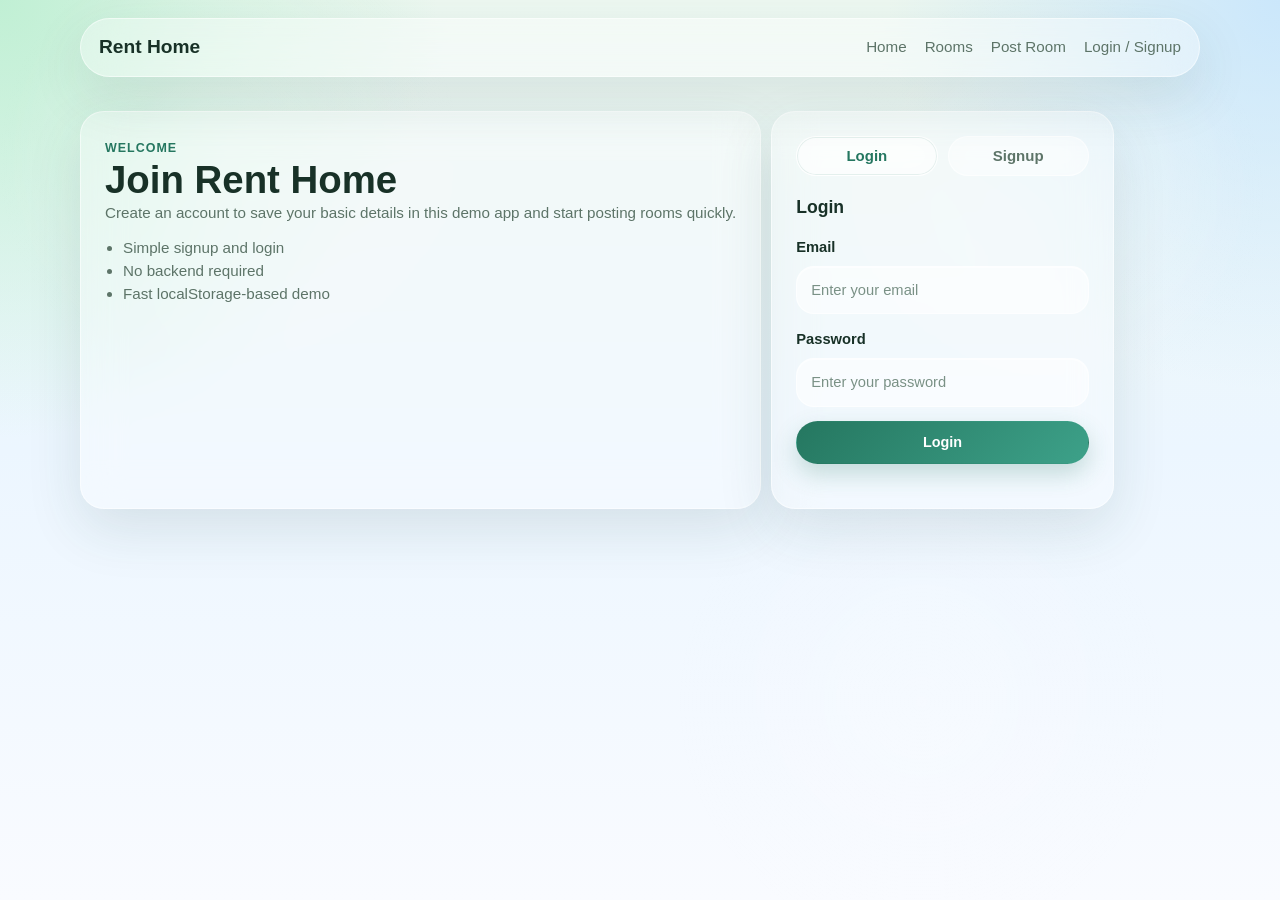
<file: auth.html>
<!DOCTYPE html>
<html lang="en">
<head>
  <meta charset="UTF-8">
  <meta name="viewport" content="width=device-width, initial-scale=1.0">
  <title>Login / Signup - Rent Home</title>
  <link rel="stylesheet" href="styles.css">
</head>
<body data-page="auth">
  <header class="site-header">
    <div class="container nav-wrap">
      <a class="brand" href="index.html">Rent Home</a>
      <nav class="nav-links">
        <a href="index.html">Home</a>
        <a href="listings.html">Rooms</a>
        <a href="post-room.html">Post Room</a>
        <a href="auth.html" id="authLink">Login / Signup</a>
      </nav>
    </div>
  </header>

  <main class="section">
    <div class="container auth-layout">
      <section class="info-card">
        <span class="eyebrow">Welcome</span>
        <h1>Join Rent Home</h1>
        <p>Create an account to save your basic details in this demo app and start posting rooms quickly.</p>
        <ul class="feature-list">
          <li>Simple signup and login</li>
          <li>No backend required</li>
          <li>Fast localStorage-based demo</li>
        </ul>
      </section>

      <section class="card auth-card">
        <div class="tab-row">
          <button class="tab-btn active" data-tab-target="loginForm">Login</button>
          <button class="tab-btn" data-tab-target="signupForm">Signup</button>
        </div>

        <form id="loginForm" class="form-panel active">
          <h2>Login</h2>
          <label>Email
            <input type="email" id="loginEmail" placeholder="Enter your email" required>
          </label>
          <label>Password
            <input type="password" id="loginPassword" placeholder="Enter your password" required>
          </label>
          <button type="submit" class="btn btn-primary full-width">Login</button>
        </form>

        <form id="signupForm" class="form-panel">
          <h2>Signup</h2>
          <label>Name
            <input type="text" id="signupName" placeholder="Enter your name" required>
          </label>
          <label>Email
            <input type="email" id="signupEmail" placeholder="Enter your email" required>
          </label>
          <label>Password
            <input type="password" id="signupPassword" placeholder="Create a password" required>
          </label>
          <button type="submit" class="btn btn-primary full-width">Create Account</button>
        </form>

        <p class="status-message" id="authMessage"></p>
      </section>
    </div>
  </main>

  <script src="app.js"></script>
</body>
</html>
</file>
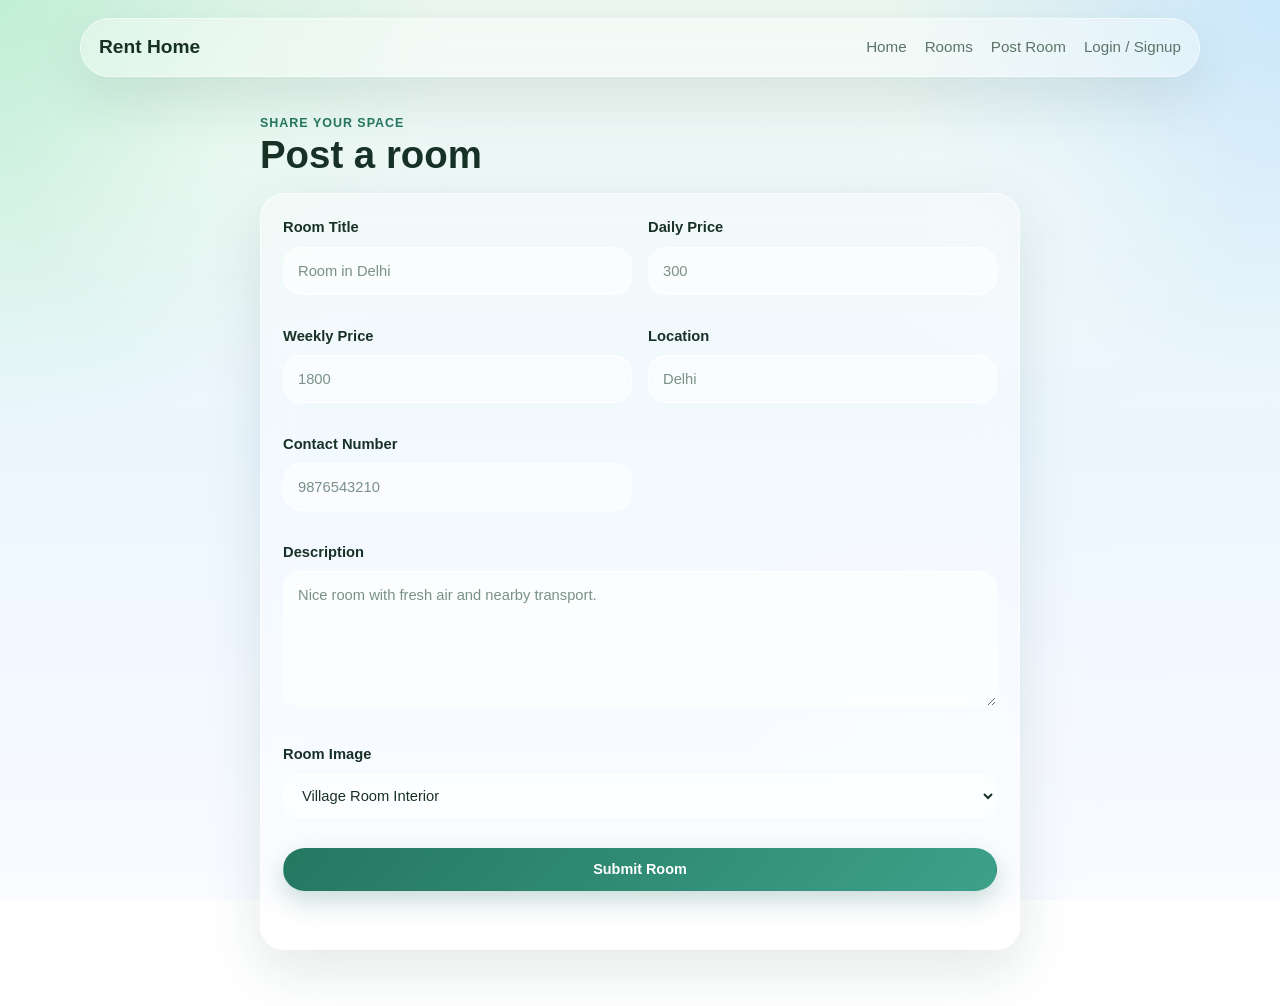
<file: post-room.html>
<!DOCTYPE html>
<html lang="en">
<head>
  <meta charset="UTF-8">
  <meta name="viewport" content="width=device-width, initial-scale=1.0">
  <title>Post Room - Rent Home</title>
  <link rel="stylesheet" href="styles.css">
</head>
<body data-page="post-room">
  <header class="site-header">
    <div class="container nav-wrap">
      <a class="brand" href="index.html">Rent Home</a>
      <nav class="nav-links">
        <a href="index.html">Home</a>
        <a href="listings.html">Rooms</a>
        <a href="post-room.html">Post Room</a>
        <a href="auth.html" id="authLink">Login / Signup</a>
      </nav>
    </div>
  </header>

  <main class="section">
    <div class="container narrow">
      <div class="section-head compact">
        <div>
          <span class="eyebrow">Share your space</span>
          <h1>Post a room</h1>
        </div>
      </div>

      <form class="card form-grid" id="postRoomForm">
        <label>Room Title
          <input type="text" id="roomTitle" placeholder="Room in Delhi" required>
        </label>
        <label>Daily Price
          <input type="number" id="roomDailyPrice" placeholder="300" required>
        </label>
        <label>Weekly Price
          <input type="number" id="roomWeeklyPrice" placeholder="1800" required>
        </label>
        <label>Location
          <input type="text" id="roomLocation" placeholder="Delhi" required>
        </label>
        <label>Contact Number
          <input type="tel" id="roomContact" placeholder="9876543210" required>
        </label>
        <label class="full-span">Description
          <textarea id="roomDescription" rows="5" placeholder="Nice room with fresh air and nearby transport." required></textarea>
        </label>
        <label class="full-span">Room Image
          <select id="roomImageSelect" required>
            <option value="0">Village Room Interior</option>
            <option value="1">Indian Home Interior</option>
            <option value="2">Goa Local Home Room</option>
            <option value="3">Tamil Home Room</option>
            <option value="4">Village Family Room</option>
            <option value="5">Old Homestead Room</option>
            <option value="6">Village House</option>
            <option value="7">Local Home Courtyard</option>
            <option value="8">Room For Rent</option>
            <option value="9">Single Bed Room</option>
          </select>
        </label>
        <button type="submit" class="btn btn-primary full-width full-span">Submit Room</button>
        <p class="status-message full-span" id="postRoomMessage"></p>
      </form>
    </div>
  </main>

  <script src="app.js"></script>
</body>
</html>
</file>
<file: styles.css>
:root {
  --bg-top: #edf8f1;
  --bg-mid: #ecf6ff;
  --bg-bottom: #f9fbff;
  --surface: rgba(255, 255, 255, 0.33);
  --surface-strong: rgba(255, 255, 255, 0.55);
  --surface-soft: rgba(255, 255, 255, 0.22);
  --text: #183127;
  --muted: #5d7468;
  --primary: #257760;
  --primary-dark: #1d5f4d;
  --primary-soft: rgba(37, 119, 96, 0.14);
  --border: rgba(255, 255, 255, 0.52);
  --shadow: 0 20px 55px rgba(34, 78, 65, 0.12);
  --shadow-hover: 0 24px 60px rgba(34, 78, 65, 0.18);
  --radius-xl: 30px;
  --radius-lg: 24px;
  --radius-md: 18px;
  --radius-sm: 12px;
}

* {
  box-sizing: border-box;
}

body {
  margin: 0;
  min-height: 100vh;
  font-family: "Trebuchet MS", "Segoe UI", sans-serif;
  font-size: 15px;
  line-height: 1.5;
  color: var(--text);
  background:
    radial-gradient(circle at top left, rgba(180, 237, 204, 0.78), transparent 28%),
    radial-gradient(circle at top right, rgba(191, 225, 255, 0.74), transparent 25%),
    linear-gradient(180deg, var(--bg-top) 0%, var(--bg-mid) 50%, var(--bg-bottom) 100%);
  background-attachment: fixed;
}

body::before {
  content: "";
  position: fixed;
  inset: 0;
  pointer-events: none;
  background:
    radial-gradient(circle at 18% 18%, rgba(255, 255, 255, 0.35), transparent 18%),
    radial-gradient(circle at 82% 22%, rgba(255, 255, 255, 0.28), transparent 17%),
    radial-gradient(circle at 72% 78%, rgba(255, 255, 255, 0.24), transparent 21%);
}

img {
  display: block;
  width: 100%;
  max-width: 100%;
}

a {
  color: inherit;
  text-decoration: none;
}

button,
input,
select,
textarea {
  font: inherit;
}

.container {
  width: min(1120px, calc(100% - 32px));
  margin: 0 auto;
}

.narrow {
  width: min(760px, 100%);
}

.site-header {
  position: sticky;
  top: 0;
  z-index: 20;
  padding-top: 10px;
}

.nav-wrap,
.glass-panel,
.card,
.room-card,
.detail-shell,
.empty-state,
.info-card {
  border: 1px solid var(--border);
  border-radius: var(--radius-lg);
  background: var(--surface);
  box-shadow: var(--shadow);
  backdrop-filter: blur(20px);
  -webkit-backdrop-filter: blur(20px);
}

.nav-wrap {
  display: flex;
  align-items: center;
  justify-content: space-between;
  gap: 16px;
  margin-top: 8px;
  padding: 14px 18px;
  border-radius: var(--radius-xl);
}

.brand {
  font-size: 1.2rem;
  font-weight: 700;
}

.nav-links {
  display: flex;
  align-items: center;
  flex-wrap: wrap;
  gap: 10px 18px;
}

.nav-links a {
  color: var(--muted);
  font-size: 0.95rem;
}

.nav-links a:hover {
  color: var(--primary);
}

.hero,
.section {
  position: relative;
  z-index: 1;
  padding: 34px 0 56px;
}

.hero-layout {
  display: grid;
  grid-template-columns: minmax(0, 1.1fr) minmax(320px, 0.9fr);
  gap: 22px;
  align-items: stretch;
}

.hero-copy,
.hero-card {
  padding: 28px;
}

.hero-copy {
  display: flex;
  flex-direction: column;
  justify-content: center;
  gap: 16px;
  min-height: 360px;
}

.hero-copy h1,
.section-head h1,
.section-head h2,
.info-card h1 {
  margin: 0;
  font-size: clamp(1.9rem, 3vw, 2.6rem);
  font-weight: 600;
  line-height: 1.15;
}

.hero-text,
.room-meta,
.room-description,
.status-message,
.empty-state p,
.detail-note,
.info-card p,
.feature-list,
#featuredRoomMeta {
  margin: 0;
  color: var(--muted);
  font-size: 0.95rem;
}

.eyebrow {
  display: inline-block;
  color: var(--primary);
  font-size: 0.78rem;
  font-weight: 700;
  letter-spacing: 0.08em;
  text-transform: uppercase;
}

.search-panel {
  display: flex;
  align-items: center;
  gap: 10px;
  width: 100%;
  max-width: 520px;
}

input,
select,
textarea {
  width: 100%;
  border: 1px solid rgba(255, 255, 255, 0.64);
  border-radius: var(--radius-md);
  padding: 12px 14px;
  color: var(--text);
  background: var(--surface-strong);
  box-shadow: inset 0 1px 0 rgba(255, 255, 255, 0.58);
  outline: none;
}

input::placeholder,
textarea::placeholder {
  color: #7a9186;
}

input:focus,
select:focus,
textarea:focus {
  border-color: rgba(37, 119, 96, 0.28);
  box-shadow:
    inset 0 1px 0 rgba(255, 255, 255, 0.6),
    0 0 0 4px rgba(37, 119, 96, 0.10);
}

textarea {
  resize: vertical;
}

.btn {
  display: inline-flex;
  align-items: center;
  justify-content: center;
  min-height: 40px;
  border: 1px solid transparent;
  border-radius: 999px;
  padding: 10px 16px;
  font-size: 0.9rem;
  font-weight: 600;
  cursor: pointer;
  transition: transform 0.22s ease, background 0.22s ease, box-shadow 0.22s ease, border-color 0.22s ease;
}

.btn:hover {
  transform: translateY(-1px);
}

.btn-primary {
  color: #fff;
  background: linear-gradient(135deg, var(--primary) 0%, #3da189 100%);
  box-shadow: 0 10px 24px rgba(37, 119, 96, 0.24);
}

.btn-primary:hover {
  background: linear-gradient(135deg, var(--primary-dark) 0%, #2f846e 100%);
}

.btn-secondary {
  color: var(--primary);
  background: rgba(255, 255, 255, 0.42);
  border-color: rgba(255, 255, 255, 0.7);
}

.btn-secondary:hover {
  background: rgba(255, 255, 255, 0.6);
}

.full-width {
  width: 100%;
}

.hero-card {
  display: flex;
  flex-direction: column;
  gap: 16px;
}

.hero-card-top {
  display: flex;
  align-items: center;
  justify-content: space-between;
  gap: 12px;
}

.status-pill,
.price-main,
.price-sub,
.meta-pill {
  display: inline-flex;
  align-items: center;
  justify-content: center;
  border-radius: 999px;
  padding: 6px 12px;
  font-size: 0.8rem;
  font-weight: 600;
}

.status-pill,
.price-main {
  background: rgba(37, 119, 96, 0.16);
  color: var(--primary-dark);
}

.price-sub,
.meta-pill {
  background: rgba(255, 255, 255, 0.42);
  color: var(--muted);
  border: 1px solid rgba(255, 255, 255, 0.5);
}

.price-main {
  padding: 0;
  border: 0;
  background: transparent;
  box-shadow: none;
  font-size: 1.22rem;
  font-weight: 700;
  letter-spacing: -0.01em;
  color: var(--primary-dark);
}

.price-sub {
  padding: 0;
  border: 0;
  background: transparent;
  box-shadow: none;
  font-size: 0.86rem;
  font-weight: 500;
  color: #809188;
}

.hero-card img {
  height: 220px;
  object-fit: cover;
  border-radius: 18px;
}

.hero-card-body {
  display: flex;
  flex-direction: column;
  align-items: flex-start;
  gap: 10px;
}

.hero-card-body h2,
.room-card-body h3,
.detail-copy h1 {
  margin: 0;
  font-size: 1.05rem;
  font-weight: 600;
}

.section-head {
  display: flex;
  align-items: end;
  justify-content: space-between;
  gap: 16px;
  margin-bottom: 20px;
}

.section-head.compact {
  margin-bottom: 16px;
}

.text-link {
  color: var(--primary);
  font-size: 0.92rem;
  font-weight: 600;
}

.room-grid {
  display: grid;
  grid-template-columns: repeat(auto-fit, minmax(240px, 1fr));
  gap: 20px;
}

.room-card {
  overflow: hidden;
  transition: transform 0.24s ease, box-shadow 0.24s ease;
}

.room-card:hover {
  transform: translateY(-6px);
  box-shadow: var(--shadow-hover);
}

.room-card img,
.detail-image {
  height: 180px;
  object-fit: cover;
}

.room-card-body {
  padding: 15px;
  display: flex;
  flex-direction: column;
  gap: 10px;
}

.room-card-top {
  display: flex;
  align-items: flex-start;
  justify-content: space-between;
  gap: 12px;
  margin-bottom: 10px;
}

.price-stack {
  display: flex;
  flex-direction: column;
  align-items: flex-start;
  gap: 4px;
}

.room-location {
  margin-top: 0;
}

.room-card-actions,
.detail-actions,
.tab-row,
.auth-layout {
  display: flex;
  gap: 10px;
}

.room-card-actions {
  margin-top: 8px;
}

.info-card,
.auth-card {
  padding: 24px;
}

.auth-layout {
  align-items: stretch;
}

.feature-list {
  padding-left: 18px;
  margin-top: 12px;
}

.tab-btn {
  flex: 1;
  min-height: 40px;
  border: 1px solid rgba(255, 255, 255, 0.6);
  border-radius: 999px;
  background: rgba(255, 255, 255, 0.34);
  color: var(--muted);
  font-weight: 600;
  cursor: pointer;
  backdrop-filter: blur(14px);
  -webkit-backdrop-filter: blur(14px);
}

.tab-btn.active {
  color: var(--primary);
  background: rgba(255, 255, 255, 0.58);
  box-shadow: inset 0 0 0 1px rgba(37, 119, 96, 0.10);
}

.form-panel {
  display: none;
  margin-top: 18px;
}

.form-panel.active {
  display: block;
}

.form-panel h2 {
  margin: 0 0 16px;
  font-size: 1.1rem;
  font-weight: 600;
}

label {
  display: block;
  margin-bottom: 14px;
  font-size: 0.92rem;
  font-weight: 600;
}

label input,
label select,
label textarea {
  margin-top: 8px;
  font-weight: 400;
}

.form-grid {
  display: grid;
  grid-template-columns: repeat(2, minmax(0, 1fr));
  gap: 16px;
  padding: 22px;
}

.full-span {
  grid-column: 1 / -1;
}

.status-message {
  min-height: 20px;
}

.status-message.success {
  color: var(--primary-dark);
}

.status-message.error {
  color: #b45309;
}

.compact-search {
  max-width: 360px;
}

.listings-head {
  align-items: center;
}

.detail-shell {
  display: grid;
  grid-template-columns: minmax(0, 1fr) minmax(0, 1fr);
  gap: 22px;
  padding: 18px;
}

.detail-copy {
  display: flex;
  flex-direction: column;
  gap: 14px;
}

.detail-meta {
  display: flex;
  flex-wrap: wrap;
  gap: 8px;
}

.empty-state {
  padding: 28px;
  text-align: center;
}

.sr-only {
  position: absolute;
  width: 1px;
  height: 1px;
  padding: 0;
  margin: -1px;
  overflow: hidden;
  clip: rect(0, 0, 0, 0);
  border: 0;
}

@media (max-width: 900px) {
  .hero-layout,
  .detail-shell,
  .auth-layout,
  .form-grid {
    grid-template-columns: 1fr;
  }

  .section-head,
  .listings-head,
  .search-panel,
  .room-card-actions,
  .detail-actions {
    flex-direction: column;
    align-items: stretch;
  }

  .compact-search {
    max-width: none;
  }

  .hero-copy {
    min-height: auto;
  }
}

@media (max-width: 640px) {
  .container {
    width: min(100% - 20px, 1120px);
  }

  .nav-wrap {
    flex-direction: column;
    align-items: flex-start;
    border-radius: 24px;
  }

  .hero,
  .section {
    padding: 24px 0 40px;
  }

  .hero-copy,
  .hero-card {
    padding: 20px;
  }

  .hero-card img,
  .room-card img,
  .detail-image {
    height: 170px;
  }
}
</file>
